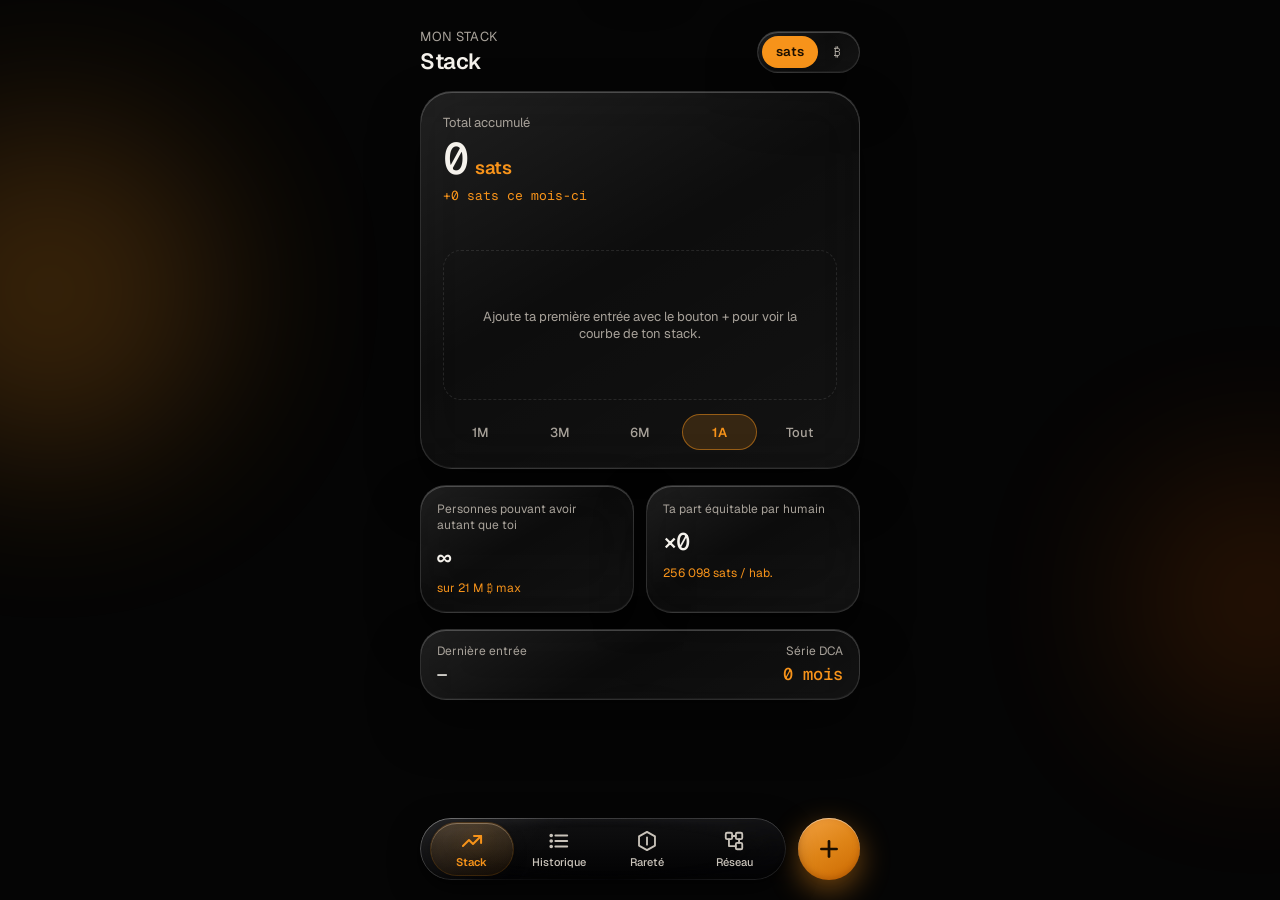
<file: index.html>
<!doctype html>
<html lang="fr">
<head>
<meta charset="utf-8">
<meta name="viewport" content="width=device-width, initial-scale=1, viewport-fit=cover">
<title>StackTrack</title>
<meta name="description" content="Suivi de ton stack Bitcoin — sats et ₿ uniquement, données stockées sur ton appareil.">
<meta name="theme-color" content="#050505">
<meta name="apple-mobile-web-app-capable" content="yes">
<meta name="mobile-web-app-capable" content="yes">
<meta name="apple-mobile-web-app-status-bar-style" content="black-translucent">
<meta name="apple-mobile-web-app-title" content="StackTrack">
<link rel="manifest" href="manifest.json">
<link rel="icon" type="image/png" href="icons/icon-192.png">
<link rel="apple-touch-icon" href="icons/apple-touch-icon.png">
<link rel="preconnect" href="https://fonts.googleapis.com">
<link rel="preconnect" href="https://fonts.gstatic.com" crossorigin>
<link href="https://fonts.googleapis.com/css2?family=Geist:wght@300;400;500;600;700&family=Geist+Mono:wght@400;500;600&display=swap" rel="stylesheet">
<link rel="stylesheet" href="style.css?v=2.1.0">
</head>
<body>
<div class="halos" aria-hidden="true">
  <div class="halo" id="halo1"></div>
  <div class="halo" id="halo2"></div>
</div>

<main id="view" aria-live="polite"></main>

<nav class="tabbar" id="tabbar" aria-label="Navigation principale">
  <div class="tabs liquid-glass" id="tabs">
    <span class="lg-lens" aria-hidden="true"></span>
    <span class="pill-wrap" id="pillWrap" aria-hidden="true"><span class="lg-pill" id="pill"></span></span>
    <a href="#/stack" data-tab="stack">
      <svg width="22" height="22" viewBox="0 0 24 24" fill="none" stroke="currentColor" stroke-width="2" stroke-linecap="round" stroke-linejoin="round"><path d="M3 17l6-6 4 4 8-8"/><path d="M14 7h7v7"/></svg>
      Stack</a>
    <a href="#/historique" data-tab="historique">
      <svg width="22" height="22" viewBox="0 0 24 24" fill="none" stroke="currentColor" stroke-width="2" stroke-linecap="round" stroke-linejoin="round"><path d="M8 6h13"/><path d="M8 12h13"/><path d="M8 18h13"/><circle cx="3.5" cy="6" r="1"/><circle cx="3.5" cy="12" r="1"/><circle cx="3.5" cy="18" r="1"/></svg>
      Historique</a>
    <a href="#/rarete" data-tab="rarete">
      <svg width="22" height="22" viewBox="0 0 24 24" fill="none" stroke="currentColor" stroke-width="2" stroke-linecap="round" stroke-linejoin="round"><path d="M12 2l8.7 5v10L12 22l-8.7-5V7z"/><path d="M12 8v8"/></svg>
      Rareté</a>
    <a href="#/reseau" data-tab="reseau">
      <svg width="22" height="22" viewBox="0 0 24 24" fill="none" stroke="currentColor" stroke-width="2" stroke-linecap="round" stroke-linejoin="round"><rect x="3" y="3" width="7" height="7" rx="1.5"/><rect x="14" y="3" width="7" height="7" rx="1.5"/><rect x="14" y="14" width="7" height="7" rx="1.5"/><path d="M10 6.5h4"/><path d="M17.5 10v4"/><path d="M6.5 10v7.5H14"/></svg>
      Réseau</a>
  </div>
  <a href="#/ajout" aria-label="Ajouter au stack" class="fab glass-orange">
    <svg width="26" height="26" viewBox="0 0 24 24" fill="none" stroke="currentColor" stroke-width="2.5" stroke-linecap="round"><path d="M12 5v14"/><path d="M5 12h14"/></svg>
  </a>
</nav>

<div class="toast glass" id="toast" role="status"></div>
<input type="file" id="importFile" hidden>

<script src="app.js?v=2.1.0"></script>
</body>
</html>
</file>
<file: style.css>
:root {
  --bg: #050505;
  --text: #f5f2ec;
  --muted: #a8a29a;
  --muted-2: #c9c3ba;
  --faint: #8a847c;
  --orange: #f7931a;
  --orange-hover: #ffb04d;
  --on-orange: #1a0e00;
  --line: rgba(255, 255, 255, 0.07);
  --safe-top: env(safe-area-inset-top, 0px);
  --safe-bottom: env(safe-area-inset-bottom, 0px);
  color-scheme: dark;
}

* { box-sizing: border-box; -webkit-tap-highlight-color: transparent; }

html { background: var(--bg); }

body {
  margin: 0;
  min-height: 100vh;
  min-height: 100dvh;
  background: var(--bg);
  font-family: 'Geist', system-ui, -apple-system, sans-serif;
  color: var(--text);
  -webkit-font-smoothing: antialiased;
  overscroll-behavior-y: none;
}

a { color: var(--orange); text-decoration: none; }
a:hover { color: var(--orange-hover); }
button, input, select { font-family: inherit; }
button { cursor: pointer; }
input::placeholder { color: var(--faint); }
input:focus-visible, button:focus-visible, a:focus-visible { outline: 2px solid rgba(247, 147, 26, 0.6); outline-offset: 2px; }

.mono { font-family: 'Geist Mono', ui-monospace, monospace; font-feature-settings: 'tnum' 1; }

.glass {
  background: linear-gradient(150deg, rgba(255,255,255,0.11) 0%, rgba(255,255,255,0.035) 45%, rgba(255,255,255,0.06) 100%);
  backdrop-filter: blur(28px) saturate(180%);
  -webkit-backdrop-filter: blur(28px) saturate(180%);
  border: 1px solid rgba(255,255,255,0.13);
  box-shadow: inset 0 1px 0 rgba(255,255,255,0.22), inset 0 -1px 0 rgba(255,255,255,0.05), 0 24px 48px rgba(0,0,0,0.5);
}

.glass-orange {
  background: linear-gradient(150deg, rgba(255,170,70,0.95), rgba(247,147,26,0.9) 50%, rgba(214,110,0,0.95));
  box-shadow: inset 0 1px 0 rgba(255,255,255,0.45), inset 0 -2px 6px rgba(120,50,0,0.35), 0 10px 30px rgba(247,147,26,0.45);
  border: 0;
  color: var(--on-orange);
}

/* ---------- Layout ---------- */

.halos { position: fixed; inset: 0; pointer-events: none; overflow: hidden; z-index: 0; }
.halo { position: absolute; border-radius: 50%; filter: blur(90px); transition: all .6s ease; }

#view {
  position: relative;
  z-index: 1;
  max-width: 480px;
  margin: 0 auto;
  padding: calc(var(--safe-top) + 28px) 20px calc(var(--safe-bottom) + 120px) 20px;
  display: flex;
  flex-direction: column;
  gap: 16px;
}
#view.sheet { padding-bottom: calc(var(--safe-bottom) + 120px); gap: 18px; padding-top: calc(var(--safe-top) + 24px); }

.page-head { display: flex; align-items: center; justify-content: space-between; gap: 12px; }
.page-head.end { align-items: flex-end; }
.eyebrow { font-size: 13px; color: var(--muted); letter-spacing: 0.04em; text-transform: uppercase; }
.title { font-size: 22px; font-weight: 600; letter-spacing: -0.02em; }
.stack-col { display: flex; flex-direction: column; gap: 2px; }
.section-label { font-size: 13px; color: var(--muted); padding: 4px 4px 0 4px; }

.card { border-radius: 26px; padding: 16px; display: flex; flex-direction: column; gap: 8px; color: var(--text); }
.card.big { border-radius: 32px; padding: 22px 22px 18px 22px; gap: 14px; }
.card.list { padding: 4px 16px; gap: 0; }
a.card { color: var(--text); }
.grid2 { display: grid; grid-template-columns: repeat(2, minmax(0, 1fr)); gap: 12px; }

.k { font-size: 12px; color: var(--muted); line-height: 1.3; }
.v { font-size: 24px; font-weight: 500; letter-spacing: -0.03em; }
.v20 { font-size: 20px; font-weight: 500; letter-spacing: -0.02em; }
.v17 { font-size: 17px; font-weight: 500; }
.acc { color: var(--orange); }
.sub { font-size: 12px; color: var(--orange); }
.muted { color: var(--muted); }

/* ---------- Segmented / pills ---------- */

.seg { display: flex; padding: 4px; border-radius: 999px; gap: 2px; }
.seg button {
  border: 0; border-radius: 999px; padding: 7px 14px; font-size: 13px; font-weight: 500;
  background: transparent; color: var(--muted-2); min-height: 32px;
}
.seg button[aria-pressed="true"] { font-weight: 600; background: var(--orange); color: var(--on-orange); }

.periods { display: flex; justify-content: space-between; gap: 4px; }
.periods button {
  flex: 1 1 0; border: 1px solid transparent; border-radius: 999px; padding: 8px 0; font-size: 13px;
  font-weight: 500; background: transparent; color: var(--muted); min-height: 36px;
}
.periods button[aria-pressed="true"] { border-color: rgba(247,147,26,0.5); font-weight: 600; background: rgba(247,147,26,0.16); color: var(--orange); }

/* ---------- Home ---------- */

.total-row { display: flex; align-items: baseline; gap: 8px; flex-wrap: wrap; }
.total { font-size: 44px; font-weight: 500; letter-spacing: -0.04em; line-height: 1; }
.unit { font-size: 18px; font-weight: 600; color: var(--orange); }
.delta-row { display: flex; justify-content: space-between; align-items: baseline; gap: 8px; font-size: 13px; min-height: 18px; }
.delta-row .neg { color: var(--muted-2); }
.chart-wrap { position: relative; height: 150px; touch-action: pan-y; }
.chart-wrap svg { display: block; overflow: visible; width: 100%; height: 150px; }
.chart-empty { height: 150px; display: flex; align-items: center; justify-content: center; text-align: center; font-size: 13px; color: var(--muted); border: 1px dashed rgba(255,255,255,0.1); border-radius: 18px; padding: 0 20px; }

.row-split { display: flex; align-items: center; justify-content: space-between; border-radius: 26px; padding: 14px 16px; }
.row-split > div { display: flex; flex-direction: column; gap: 3px; }
.row-split > div:last-child { align-items: flex-end; }

.era-row { display: flex; flex-direction: column; gap: 8px; padding: 12px 0; border-top: 1px solid var(--line); }
.era-row:first-of-type { border-top: 0; }
.era-top { display: flex; justify-content: space-between; align-items: baseline; gap: 8px; }
.era-name { font-size: 15px; font-weight: 500; display: flex; align-items: center; gap: 8px; }
.era-meta { font-size: 11px; color: var(--muted); }
.bar { height: 8px; border-radius: 999px; background: rgba(255,255,255,0.08); overflow: hidden; box-shadow: inset 0 1px 2px rgba(0,0,0,0.5); }
.bar > div { height: 100%; border-radius: 999px; background: var(--orange); box-shadow: 0 0 12px rgba(247,147,26,0.8); }
.bar.thick { height: 10px; }
.dot { width: 8px; height: 8px; border-radius: 50%; background: var(--orange); box-shadow: 0 0 10px var(--orange); flex-shrink: 0; }
.tag { font-size: 10px; font-weight: 600; letter-spacing: .04em; text-transform: uppercase; padding: 2px 7px; border-radius: 999px; background: rgba(247,147,26,0.16); color: var(--orange); }

/* ---------- History ---------- */

.tx { display: flex; align-items: center; gap: 12px; padding: 13px 0; border-top: 1px solid var(--line); width: 100%; background: none; border-left: 0; border-right: 0; border-bottom: 0; color: inherit; text-align: left; font: inherit; }
.tx:first-child { border-top: 0; }
.tx-ico { width: 38px; height: 38px; border-radius: 50%; display: flex; align-items: center; justify-content: center; flex-shrink: 0; }
.tx-ico.btc { background: rgba(247,147,26,0.16); border: 1px solid rgba(247,147,26,0.4); color: var(--orange); font-size: 16px; font-weight: 700; }
.tx-ico.grey { background: rgba(255,255,255,0.06); border: 1px solid rgba(255,255,255,0.14); color: var(--muted-2); }
.tx-mid { display: flex; flex-direction: column; gap: 2px; flex: 1 1 auto; min-width: 0; }
.tx-title { font-size: 15px; font-weight: 500; }
.tx-sub { font-size: 12px; color: var(--muted); white-space: nowrap; overflow: hidden; text-overflow: ellipsis; }
.tx-amt { font-size: 15px; font-weight: 500; white-space: nowrap; }

.empty { border-radius: 26px; padding: 28px 20px; text-align: center; display: flex; flex-direction: column; gap: 12px; align-items: center; }
.empty p { margin: 0; color: var(--muted); font-size: 14px; line-height: 1.45; }
.pill-btn { border-radius: 999px; padding: 12px 20px; min-height: 44px; font-size: 15px; font-weight: 600; display: inline-flex; align-items: center; justify-content: center; gap: 8px; }
.pill-btn.glass { color: var(--text); }

/* ---------- Rareté ---------- */

.badge { font-size: 12px; color: var(--orange); padding: 7px 12px; border-radius: 999px; white-space: nowrap; }
.hero-num { font-size: 40px; font-weight: 500; letter-spacing: -0.04em; line-height: 1.05; color: var(--orange); text-shadow: 0 0 24px rgba(247,147,26,0.45); word-break: break-word; }
.tier-head { display: flex; justify-content: space-between; padding: 0 4px 8px 4px; font-size: 12px; color: var(--muted); }
.tier { display: flex; justify-content: space-between; align-items: center; padding: 11px 4px; border-top: 1px solid var(--line); font-size: 15px; }
.tier .r { color: var(--muted-2); }
.tier.me { padding: 11px 12px; margin: 2px -8px; border-radius: 16px; background: rgba(247,147,26,0.14); border: 1px solid rgba(247,147,26,0.45); box-shadow: inset 0 1px 0 rgba(255,200,140,0.25); font-weight: 600; color: var(--orange); }
.tier.me .r { color: var(--orange); }
.tier.me + .tier { border-top: 0; }
.tier.after-me { border-top: 0; }

/* ---------- Réseau ---------- */

.kv { display: flex; justify-content: space-between; align-items: baseline; padding: 12px 0; border-top: 1px solid var(--line); gap: 12px; }
.kv:first-child { border-top: 0; }
.kv .l { font-size: 14px; color: var(--muted-2); }
.kv .r { font-size: 15px; font-weight: 500; text-align: right; }
.live { display: inline-flex; align-items: center; gap: 6px; font-size: 12px; color: var(--muted); padding: 7px 12px; border-radius: 999px; }
.live .dot.off { background: var(--faint); box-shadow: none; }
.btn-row { display: flex; gap: 8px; flex-wrap: wrap; }
.btn-row .pill-btn { flex: 1 1 0; font-size: 14px; }
.small-note { font-size: 12px; color: var(--muted); line-height: 1.45; margin: 0; }
.danger { color: #ff8a6b !important; }

/* ---------- Ajout ---------- */

.sheet-head { display: flex; align-items: center; justify-content: space-between; }
.icon-btn { width: 44px; height: 44px; border-radius: 50%; display: flex; align-items: center; justify-content: center; color: var(--text); padding: 0; }
.amount-hero { display: flex; flex-direction: column; align-items: center; gap: 8px; padding: 10px 0 6px 0; }
.amount-big { font-size: 52px; font-weight: 500; letter-spacing: -0.04em; line-height: 1; }
.chips { display: flex; gap: 8px; justify-content: center; flex-wrap: wrap; }
.chips button { border-radius: 999px; padding: 10px 14px; min-height: 44px; font-size: 14px; font-weight: 500; color: var(--text); }
.types { border-radius: 26px; padding: 6px; display: flex; gap: 4px; }
.types button { flex: 1 1 auto; white-space: nowrap; padding: 0 10px; border: 0; border-radius: 20px; min-height: 44px; font-size: 14px; font-weight: 500; background: transparent; color: var(--muted-2); }
.types button[aria-pressed="true"] { font-weight: 600; background: var(--orange); color: var(--on-orange); box-shadow: inset 0 1px 0 rgba(255,255,255,0.4); }
.fields { border-radius: 26px; padding: 4px 18px; display: flex; flex-direction: column; }
.field { display: flex; flex-direction: column; gap: 4px; padding: 12px 0; border-top: 1px solid rgba(255,255,255,0.08); }
.field:first-child { border-top: 0; }
.field label { font-size: 12px; color: var(--muted); display: flex; justify-content: space-between; gap: 8px; }
.field label .hint { color: var(--orange); }
.field input { background: transparent; border: 0; color: var(--text); font-size: 17px; padding: 2px 0; min-height: 28px; width: 100%; border-radius: 4px; -webkit-appearance: none; appearance: none; }
.field input[type="date"] { color-scheme: dark; text-align: left; }
.field input[type="date"]::-webkit-date-and-time-value { text-align: left; }
.sheet-foot { position: fixed; left: 0; right: 0; bottom: 0; z-index: 5; padding: 0 20px calc(var(--safe-bottom) + 24px) 20px; display: flex; gap: 12px; max-width: 480px; margin: 0 auto; }
.sheet-foot .primary { flex: 1 1 auto; height: 58px; border-radius: 999px; display: flex; align-items: center; justify-content: center; gap: 8px; font-size: 17px; font-weight: 600; }
.sheet-foot .primary:disabled { opacity: .45; }
.sheet-foot .icon-btn { width: 58px; height: 58px; flex-shrink: 0; }
.err { font-size: 13px; color: #ff8a6b; text-align: center; min-height: 0; margin: 0; }

/* ---------- Nav ---------- */

nav.tabbar {
  position: fixed; left: 0; right: 0; bottom: calc(var(--safe-bottom) + 20px); z-index: 10;
  max-width: 480px; margin: 0 auto; padding: 0 20px; display: flex; align-items: center; gap: 12px;
}
nav.tabbar .tabs {
  position: relative; flex: 1 1 auto; height: 62px; border-radius: 999px; display: flex; align-items: center;
  padding: 0 8px; touch-action: none; user-select: none; -webkit-user-select: none;
  transition: transform .35s cubic-bezier(.3,1.6,.5,1);
}
nav.tabbar .tabs.pressed { transform: scale(1.03); --lglow: 0.11; }
nav.tabbar .tabs a {
  position: relative; z-index: 1; flex: 1 1 0; height: 52px; display: flex; flex-direction: column; align-items: center; justify-content: center;
  gap: 3px; color: var(--muted-2); font-size: 11px; font-weight: 500; min-width: 44px; -webkit-touch-callout: none; -webkit-user-drag: none; user-select: none; -webkit-user-select: none;
  transition: color .2s ease;
}
nav.tabbar .tabs a svg { pointer-events: none; transition: transform .3s cubic-bezier(.3,1.6,.5,1), filter .2s ease; }
nav.tabbar .tabs a.lit { color: var(--orange); font-weight: 600; }
nav.tabbar .tabs a.lit svg { transform: scale(1.1); filter: drop-shadow(0 0 8px rgba(247,147,26,0.45)); }

/* Goutte de sélection */
.pill-wrap { position: absolute; top: 5px; bottom: 5px; left: 0; z-index: 0; pointer-events: none; transition: transform .3s cubic-bezier(.3,1.5,.5,1); will-change: transform; }
.pill-wrap.dragging { transform: scale(1.14); }
.lg-pill {
  display: block; width: 100%; height: 100%; border-radius: 999px; will-change: transform;
  background: linear-gradient(180deg, rgba(255,190,110,0.2) 0%, rgba(247,147,26,0.08) 100%);
  box-shadow: inset 0 1px 0.5px rgba(255,220,180,0.34), inset 0 -6px 12px rgba(0,0,0,0.18), 0 0 0 1px rgba(247,147,26,0.22), 0 4px 14px rgba(0,0,0,0.38);
}

/* Liquid Glass (imitation iOS 26) : verre fumé → reflet diagonal → liseré → lentille des bords → lumière sous le doigt */
.liquid-glass {
  position: relative; isolation: isolate;
  background: linear-gradient(180deg, rgba(255,255,255,0.05) 0%, rgba(0,0,0,0.1) 100%), rgba(8,8,10,0.5);
  -webkit-backdrop-filter: blur(10px) saturate(180%) brightness(0.72) contrast(1.05);
  backdrop-filter: blur(10px) saturate(180%) brightness(0.72) contrast(1.05);
  box-shadow: inset 0 1px 0.5px rgba(255,255,255,0.2), inset 0 -10px 20px rgba(0,0,0,0.22), 0 10px 30px rgba(0,0,0,0.55), 0 2px 6px rgba(0,0,0,0.3);
}
.liquid-glass::before {
  content: ''; position: absolute; inset: 0; z-index: -1; border-radius: inherit; pointer-events: none;
  background:
    radial-gradient(160px 90px at var(--lx, 50%) var(--ly, 0%), rgba(255,255,255,var(--lglow, 0)) 0%, transparent 70%),
    linear-gradient(125deg, rgba(255,255,255,0.06) 0%, transparent 34%, rgba(0,0,0,0.1) 100%);
  transition: --lglow .25s;
}
.liquid-glass::after {
  content: ''; position: absolute; inset: 0; border-radius: inherit; padding: 1px; pointer-events: none;
  background: linear-gradient(135deg, rgba(255,255,255,0.3) 0%, rgba(255,255,255,0.05) 30%, rgba(255,255,255,0.015) 60%, rgba(255,255,255,0.13) 100%);
  -webkit-mask: linear-gradient(#000 0 0) content-box, linear-gradient(#000 0 0);
  -webkit-mask-composite: xor; mask-composite: exclude;
}
.lg-lens {
  position: absolute; inset: 0; z-index: -1; border-radius: inherit; pointer-events: none;
  -webkit-backdrop-filter: blur(3px) saturate(220%) brightness(0.82);
  backdrop-filter: blur(3px) saturate(220%) brightness(0.82);
  -webkit-mask-image: radial-gradient(closest-side, transparent 72%, #000 100%);
  mask-image: radial-gradient(closest-side, transparent 72%, #000 100%);
}
@property --lglow { syntax: '<number>'; initial-value: 0; inherits: false; }
nav.tabbar .fab { width: 62px; height: 62px; border-radius: 50%; display: flex; align-items: center; justify-content: center; flex-shrink: 0; color: var(--on-orange); }
nav.tabbar.hidden { display: none; }

.toast { position: fixed; left: 50%; top: calc(var(--safe-top) + 14px); transform: translateX(-50%) translateY(calc(-100% - 60px)); z-index: 50; padding: 10px 16px; border-radius: 999px; font-size: 14px; color: var(--text); transition: transform .3s ease; white-space: nowrap; }
.toast.show { transform: translateX(-50%) translateY(0); }

@media (max-width: 360px) {
  .total { font-size: 38px; }
  .amount-big { font-size: 44px; }
  .hero-num { font-size: 34px; }
}
</file>
